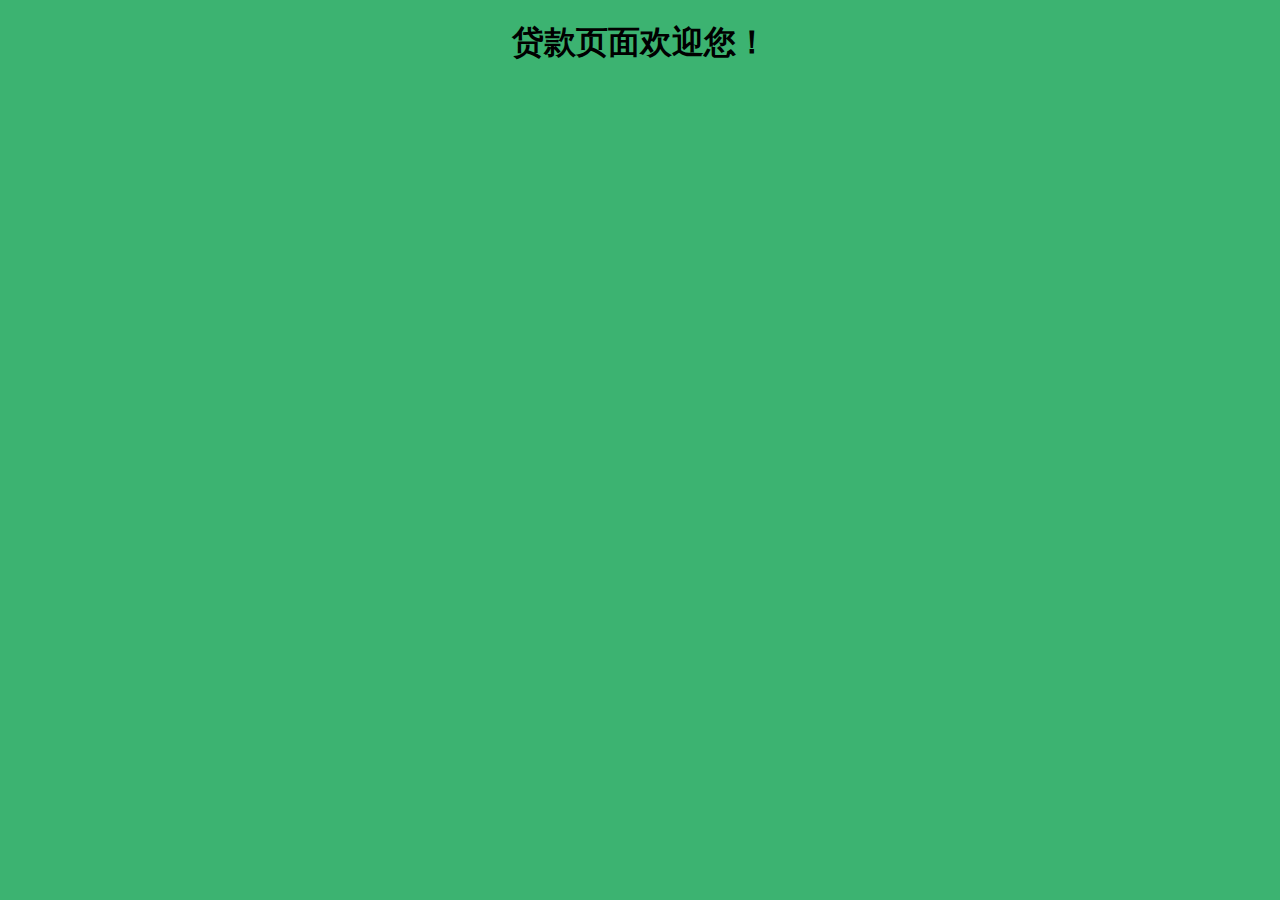
<file: html/loan-page.html>
<!DOCTYPE html>
<html lang="en">
<head>
	<meta charset="UTF-8">
	<title>首页</title>
	<style type="text/css">
		body{
			background:	#3CB371;
		}
		h1{
			text-align: center;
		}
	</style>
</head>
<body>
	<h1>贷款页面欢迎您！</h1>
</body>
</html>
</file>
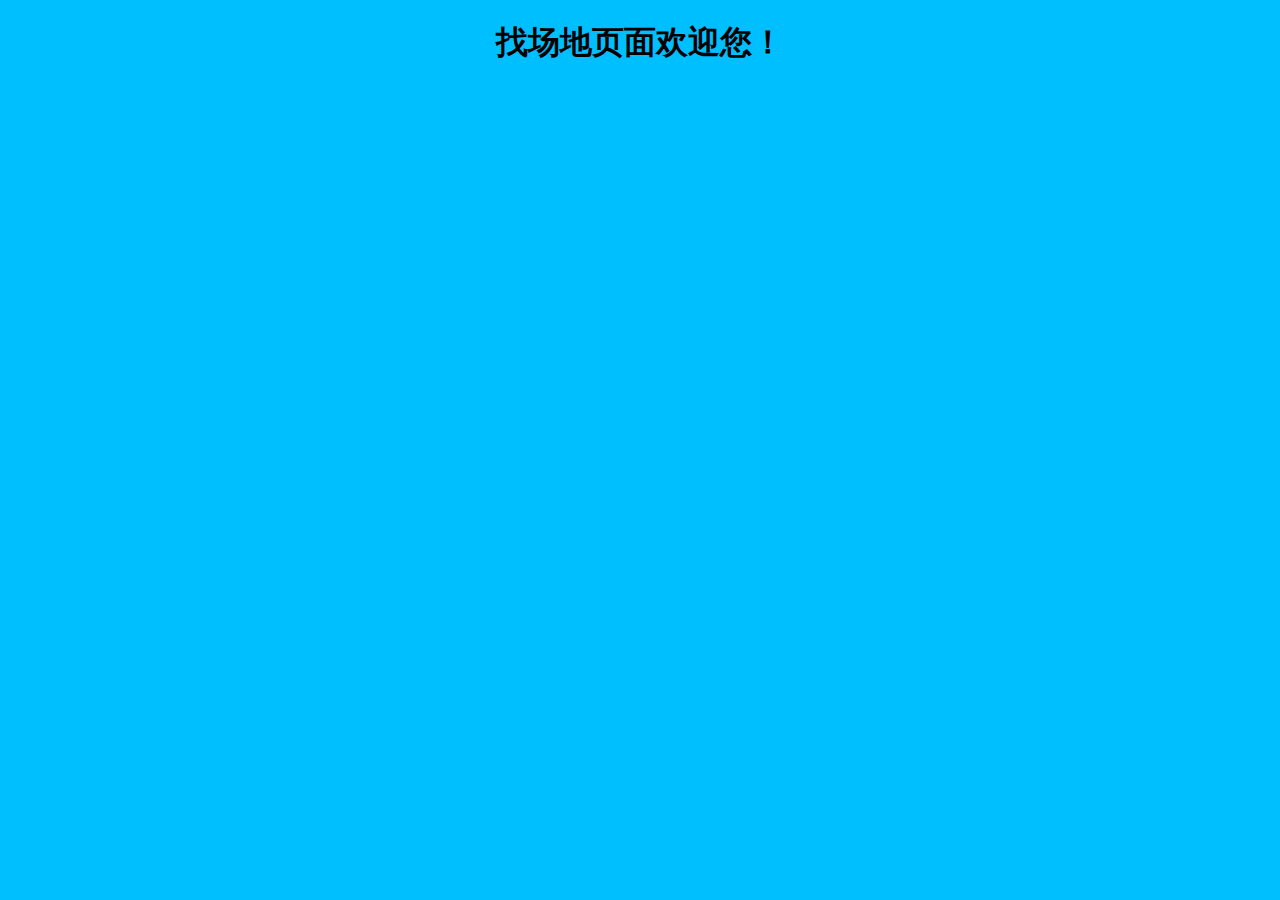
<file: html/place-page.html>
<!DOCTYPE html>
<html lang="en">
<head>
	<meta charset="UTF-8">
	<title>场地</title>
	<style type="text/css">
		body{
			background:#00BFFF;
		}
		h1{
			text-align: center;
		}
	</style>
</head>
<body>
	<h1>找场地页面欢迎您！</h1>
</body>
</html>
</file>
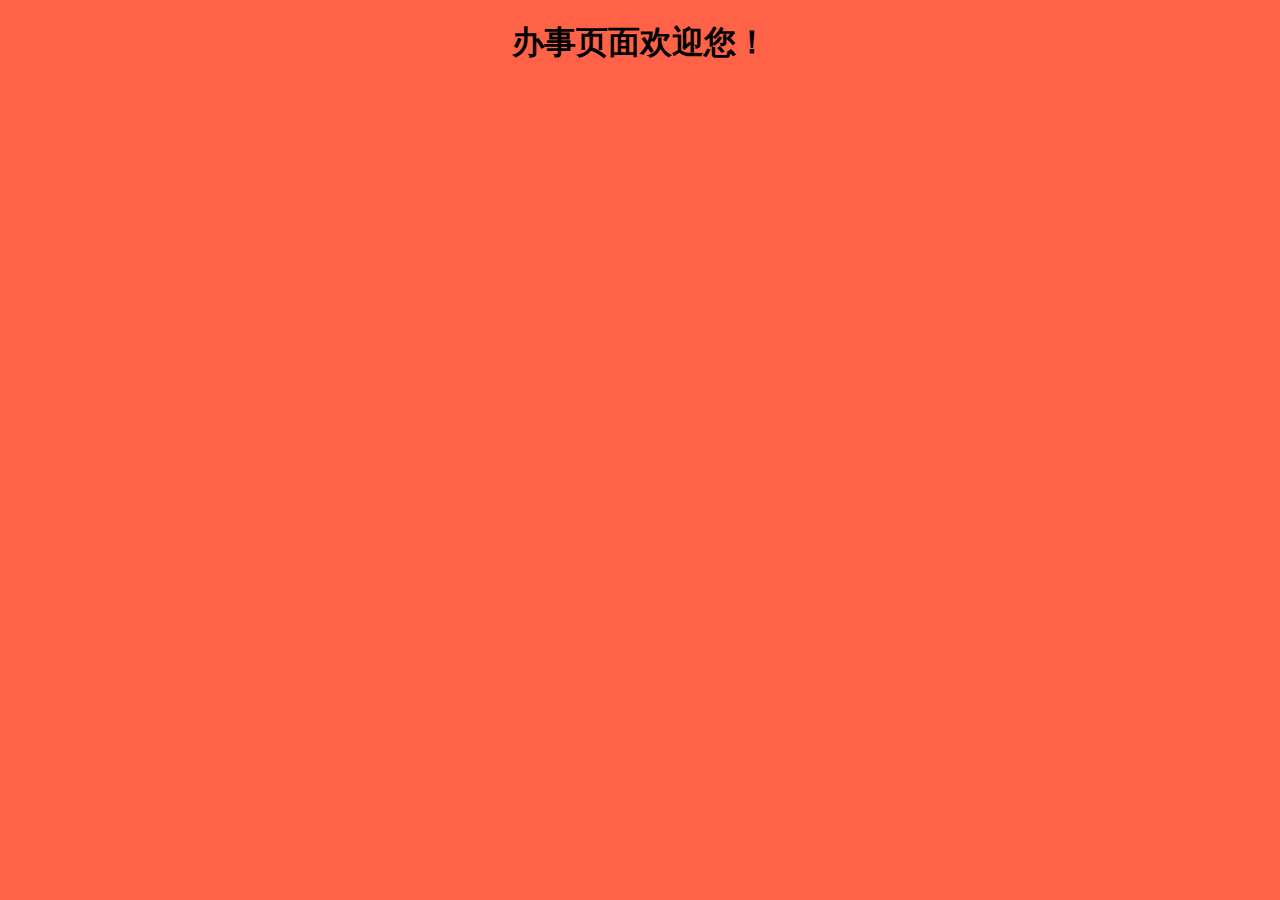
<file: html/work-page.html>
<!DOCTYPE html>
<html lang="en">
<head>
	<meta charset="UTF-8">
	<title>首页</title>
	<style type="text/css">
		body{
			background:	#FF6347;
		}
		h1{
			text-align: center;
		}
	</style>
</head>
<body>
	<h1>办事页面欢迎您！</h1>
</body>
</html>
</file>
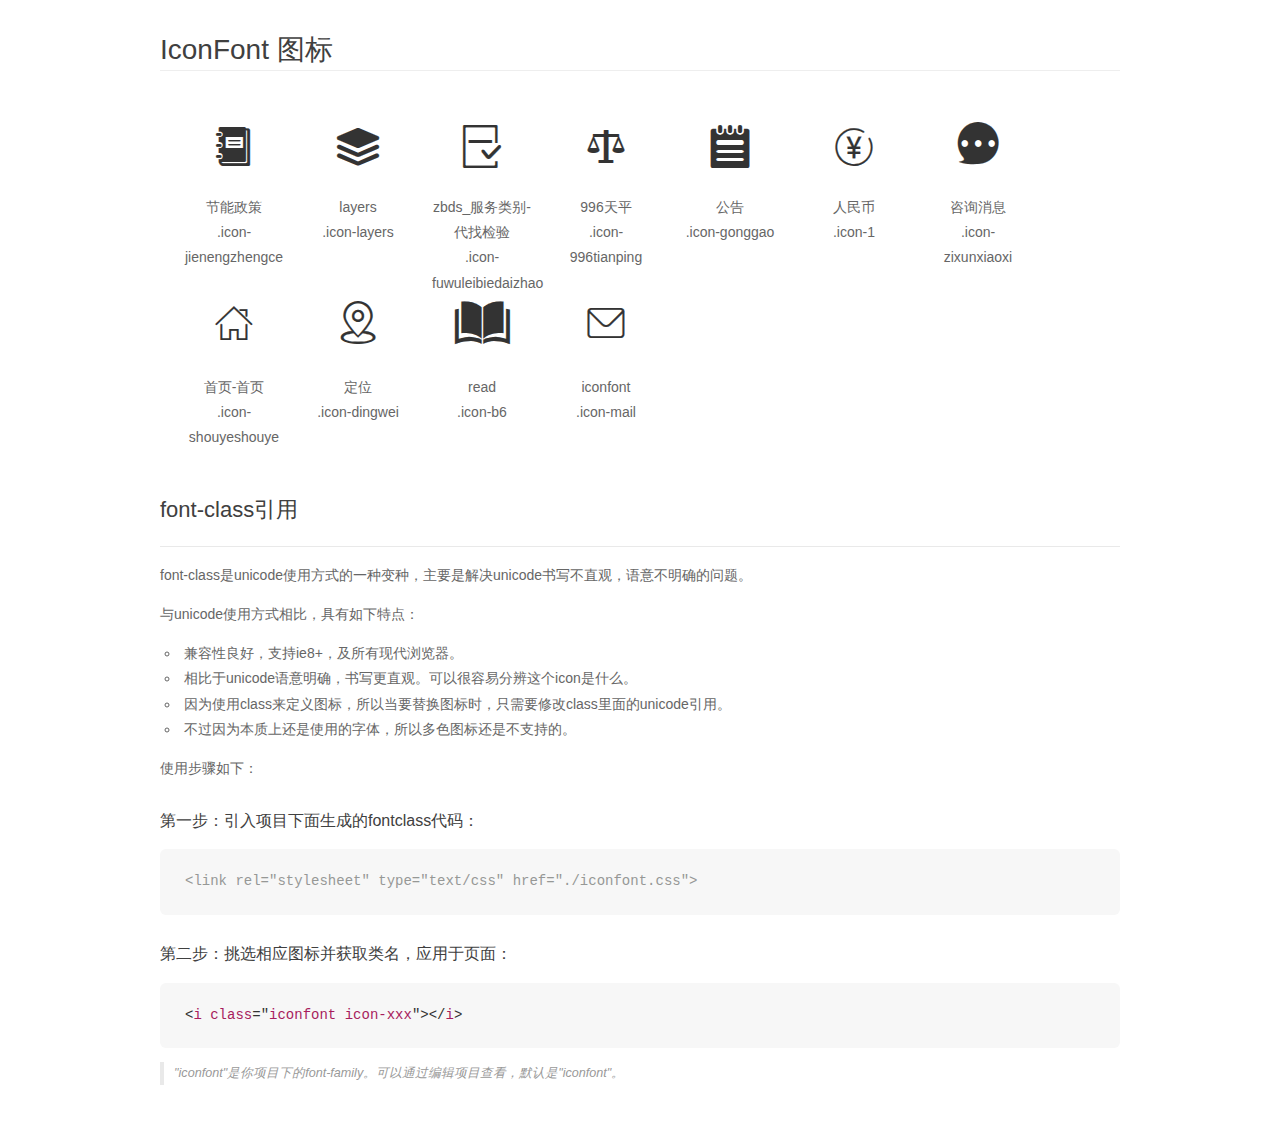
<file: iconfont/demo_fontclass.html>
<!DOCTYPE html>
<html>
<head>
    <meta charset="utf-8"/>
    <title>IconFont</title>
    <link rel="stylesheet" href="demo.css">
    <link rel="stylesheet" href="iconfont.css">
</head>
<body>
    <div class="main markdown">
        <h1>IconFont 图标</h1>
        <ul class="icon_lists clear">
            
                <li>
                <i class="icon iconfont icon-jienengzhengce"></i>
                    <div class="name">节能政策</div>
                    <div class="fontclass">.icon-jienengzhengce</div>
                </li>
            
                <li>
                <i class="icon iconfont icon-layers"></i>
                    <div class="name">layers</div>
                    <div class="fontclass">.icon-layers</div>
                </li>
            
                <li>
                <i class="icon iconfont icon-fuwuleibiedaizhao"></i>
                    <div class="name">zbds_服务类别-代找检验</div>
                    <div class="fontclass">.icon-fuwuleibiedaizhao</div>
                </li>
            
                <li>
                <i class="icon iconfont icon-996tianping"></i>
                    <div class="name">996天平</div>
                    <div class="fontclass">.icon-996tianping</div>
                </li>
            
                <li>
                <i class="icon iconfont icon-gonggao"></i>
                    <div class="name">公告</div>
                    <div class="fontclass">.icon-gonggao</div>
                </li>
            
                <li>
                <i class="icon iconfont icon-1"></i>
                    <div class="name">人民币</div>
                    <div class="fontclass">.icon-1</div>
                </li>
            
                <li>
                <i class="icon iconfont icon-zixunxiaoxi"></i>
                    <div class="name">咨询消息</div>
                    <div class="fontclass">.icon-zixunxiaoxi</div>
                </li>
            
                <li>
                <i class="icon iconfont icon-shouyeshouye"></i>
                    <div class="name">首页-首页</div>
                    <div class="fontclass">.icon-shouyeshouye</div>
                </li>
            
                <li>
                <i class="icon iconfont icon-dingwei"></i>
                    <div class="name">定位</div>
                    <div class="fontclass">.icon-dingwei</div>
                </li>
            
                <li>
                <i class="icon iconfont icon-b6"></i>
                    <div class="name">read</div>
                    <div class="fontclass">.icon-b6</div>
                </li>
            
                <li>
                <i class="icon iconfont icon-mail"></i>
                    <div class="name">iconfont</div>
                    <div class="fontclass">.icon-mail</div>
                </li>
            
        </ul>

        <h2 id="font-class-">font-class引用</h2>
        <hr>

        <p>font-class是unicode使用方式的一种变种，主要是解决unicode书写不直观，语意不明确的问题。</p>
        <p>与unicode使用方式相比，具有如下特点：</p>
        <ul>
        <li>兼容性良好，支持ie8+，及所有现代浏览器。</li>
        <li>相比于unicode语意明确，书写更直观。可以很容易分辨这个icon是什么。</li>
        <li>因为使用class来定义图标，所以当要替换图标时，只需要修改class里面的unicode引用。</li>
        <li>不过因为本质上还是使用的字体，所以多色图标还是不支持的。</li>
        </ul>
        <p>使用步骤如下：</p>
        <h3 id="-fontclass-">第一步：引入项目下面生成的fontclass代码：</h3>


        <pre><code class="lang-js hljs javascript"><span class="hljs-comment">&lt;link rel="stylesheet" type="text/css" href="./iconfont.css"&gt;</span></code></pre>
        <h3 id="-">第二步：挑选相应图标并获取类名，应用于页面：</h3>
        <pre><code class="lang-css hljs">&lt;<span class="hljs-selector-tag">i</span> <span class="hljs-selector-tag">class</span>="<span class="hljs-selector-tag">iconfont</span> <span class="hljs-selector-tag">icon-xxx</span>"&gt;&lt;/<span class="hljs-selector-tag">i</span>&gt;</code></pre>
        <blockquote>
        <p>"iconfont"是你项目下的font-family。可以通过编辑项目查看，默认是"iconfont"。</p>
        </blockquote>
    </div>
</body>
</html>
</file>
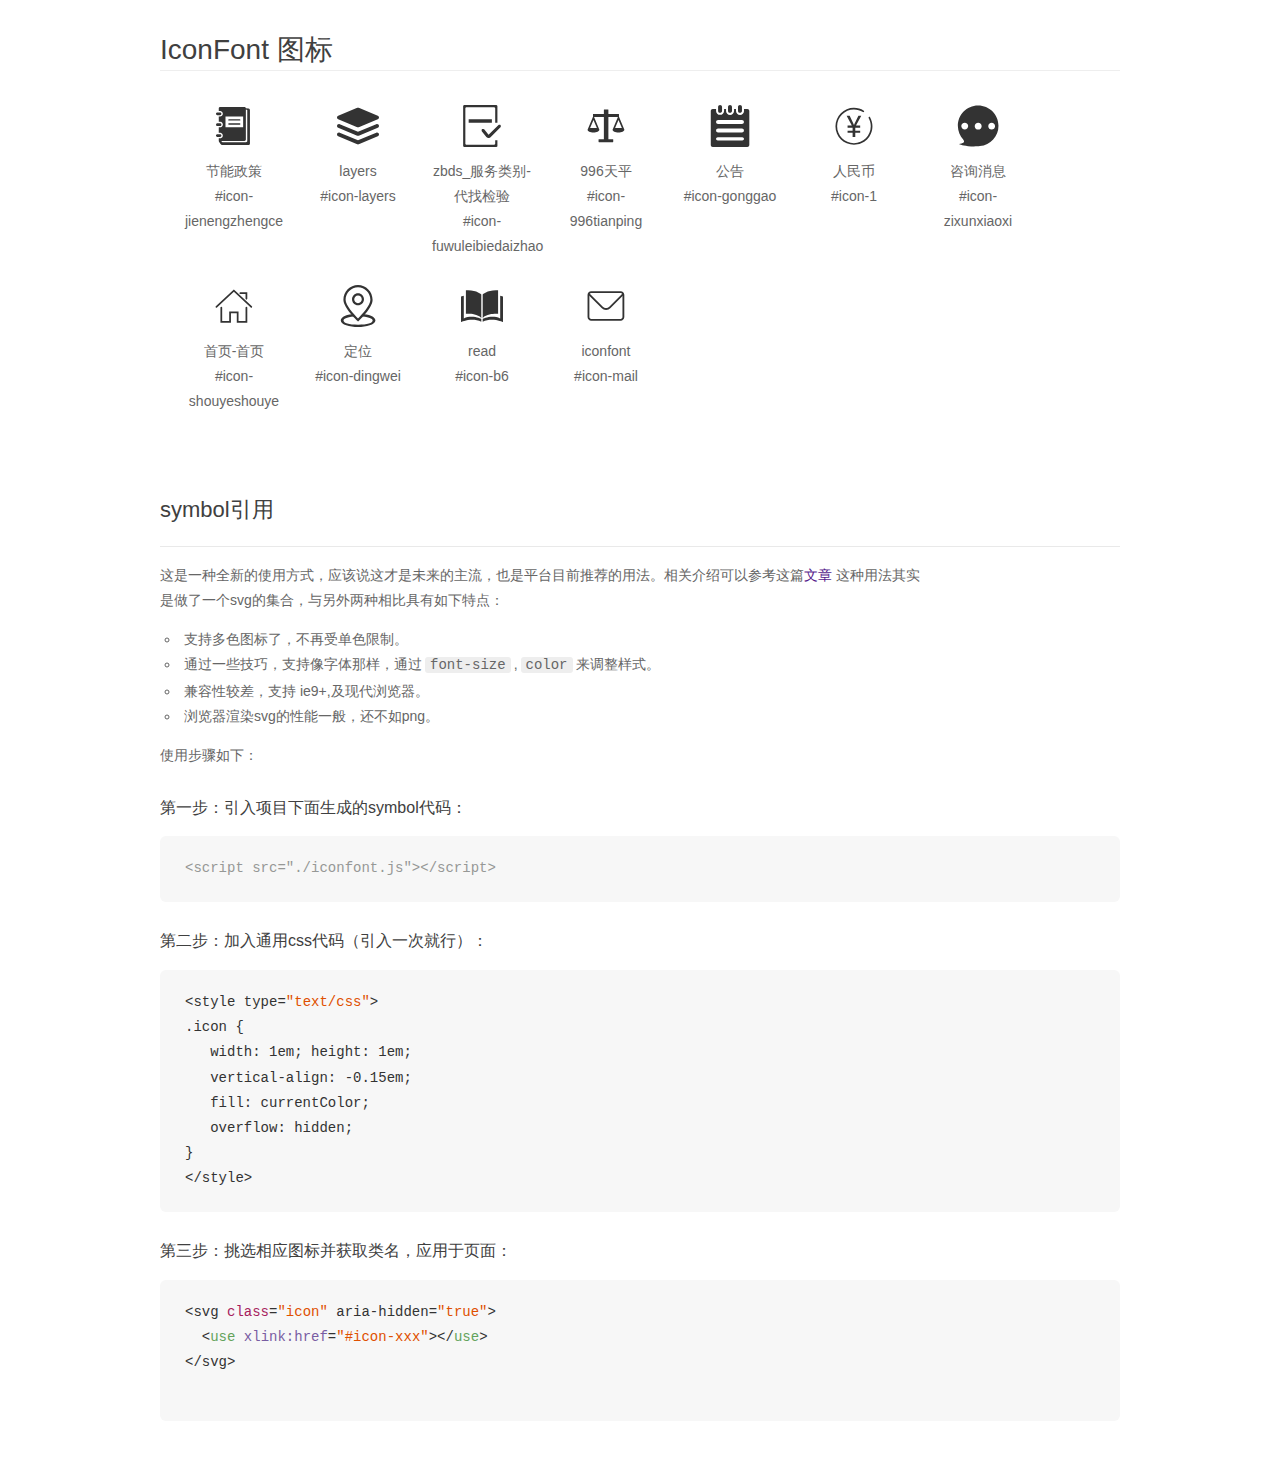
<file: iconfont/demo_symbol.html>
<!DOCTYPE html>
<html>
<head>
    <meta charset="utf-8"/>
    <title>IconFont</title>
    <link rel="stylesheet" href="demo.css">
    <script src="iconfont.js"></script>

    <style type="text/css">
        .icon {
          /* 通过设置 font-size 来改变图标大小 */
          width: 1em; height: 1em;
          /* 图标和文字相邻时，垂直对齐 */
          vertical-align: -0.15em;
          /* 通过设置 color 来改变 SVG 的颜色/fill */
          fill: currentColor;
          /* path 和 stroke 溢出 viewBox 部分在 IE 下会显示
             normalize.css 中也包含这行 */
          overflow: hidden;
        }

    </style>
</head>
<body>
    <div class="main markdown">
        <h1>IconFont 图标</h1>
        <ul class="icon_lists clear">
            
                <li>
                    <svg class="icon" aria-hidden="true">
                        <use xlink:href="#icon-jienengzhengce"></use>
                    </svg>
                    <div class="name">节能政策</div>
                    <div class="fontclass">#icon-jienengzhengce</div>
                </li>
            
                <li>
                    <svg class="icon" aria-hidden="true">
                        <use xlink:href="#icon-layers"></use>
                    </svg>
                    <div class="name">layers</div>
                    <div class="fontclass">#icon-layers</div>
                </li>
            
                <li>
                    <svg class="icon" aria-hidden="true">
                        <use xlink:href="#icon-fuwuleibiedaizhao"></use>
                    </svg>
                    <div class="name">zbds_服务类别-代找检验</div>
                    <div class="fontclass">#icon-fuwuleibiedaizhao</div>
                </li>
            
                <li>
                    <svg class="icon" aria-hidden="true">
                        <use xlink:href="#icon-996tianping"></use>
                    </svg>
                    <div class="name">996天平</div>
                    <div class="fontclass">#icon-996tianping</div>
                </li>
            
                <li>
                    <svg class="icon" aria-hidden="true">
                        <use xlink:href="#icon-gonggao"></use>
                    </svg>
                    <div class="name">公告</div>
                    <div class="fontclass">#icon-gonggao</div>
                </li>
            
                <li>
                    <svg class="icon" aria-hidden="true">
                        <use xlink:href="#icon-1"></use>
                    </svg>
                    <div class="name">人民币</div>
                    <div class="fontclass">#icon-1</div>
                </li>
            
                <li>
                    <svg class="icon" aria-hidden="true">
                        <use xlink:href="#icon-zixunxiaoxi"></use>
                    </svg>
                    <div class="name">咨询消息</div>
                    <div class="fontclass">#icon-zixunxiaoxi</div>
                </li>
            
                <li>
                    <svg class="icon" aria-hidden="true">
                        <use xlink:href="#icon-shouyeshouye"></use>
                    </svg>
                    <div class="name">首页-首页</div>
                    <div class="fontclass">#icon-shouyeshouye</div>
                </li>
            
                <li>
                    <svg class="icon" aria-hidden="true">
                        <use xlink:href="#icon-dingwei"></use>
                    </svg>
                    <div class="name">定位</div>
                    <div class="fontclass">#icon-dingwei</div>
                </li>
            
                <li>
                    <svg class="icon" aria-hidden="true">
                        <use xlink:href="#icon-b6"></use>
                    </svg>
                    <div class="name">read</div>
                    <div class="fontclass">#icon-b6</div>
                </li>
            
                <li>
                    <svg class="icon" aria-hidden="true">
                        <use xlink:href="#icon-mail"></use>
                    </svg>
                    <div class="name">iconfont</div>
                    <div class="fontclass">#icon-mail</div>
                </li>
            
        </ul>


        <h2 id="symbol-">symbol引用</h2>
        <hr>

        <p>这是一种全新的使用方式，应该说这才是未来的主流，也是平台目前推荐的用法。相关介绍可以参考这篇<a href="">文章</a>
        这种用法其实是做了一个svg的集合，与另外两种相比具有如下特点：</p>
        <ul>
          <li>支持多色图标了，不再受单色限制。</li>
          <li>通过一些技巧，支持像字体那样，通过<code>font-size</code>,<code>color</code>来调整样式。</li>
          <li>兼容性较差，支持 ie9+,及现代浏览器。</li>
          <li>浏览器渲染svg的性能一般，还不如png。</li>
        </ul>
        <p>使用步骤如下：</p>
        <h3 id="-symbol-">第一步：引入项目下面生成的symbol代码：</h3>
        <pre><code class="lang-js hljs javascript"><span class="hljs-comment">&lt;script src="./iconfont.js"&gt;&lt;/script&gt;</span></code></pre>
        <h3 id="-css-">第二步：加入通用css代码（引入一次就行）：</h3>
        <pre><code class="lang-js hljs javascript">&lt;style type=<span class="hljs-string">"text/css"</span>&gt;
.icon {
   width: <span class="hljs-number">1</span>em; height: <span class="hljs-number">1</span>em;
   vertical-align: <span class="hljs-number">-0.15</span>em;
   fill: currentColor;
   overflow: hidden;
}
&lt;<span class="hljs-regexp">/style&gt;</span></code></pre>
        <h3 id="-">第三步：挑选相应图标并获取类名，应用于页面：</h3>
        <pre><code class="lang-js hljs javascript">&lt;svg <span class="hljs-class"><span class="hljs-keyword">class</span></span>=<span class="hljs-string">"icon"</span> aria-hidden=<span class="hljs-string">"true"</span>&gt;<span class="xml"><span class="hljs-tag">
  &lt;<span class="hljs-name">use</span> <span class="hljs-attr">xlink:href</span>=<span class="hljs-string">"#icon-xxx"</span>&gt;</span><span class="hljs-tag">&lt;/<span class="hljs-name">use</span>&gt;</span>
</span>&lt;<span class="hljs-regexp">/svg&gt;
        </span></code></pre>
    </div>
</body>
</html>
</file>
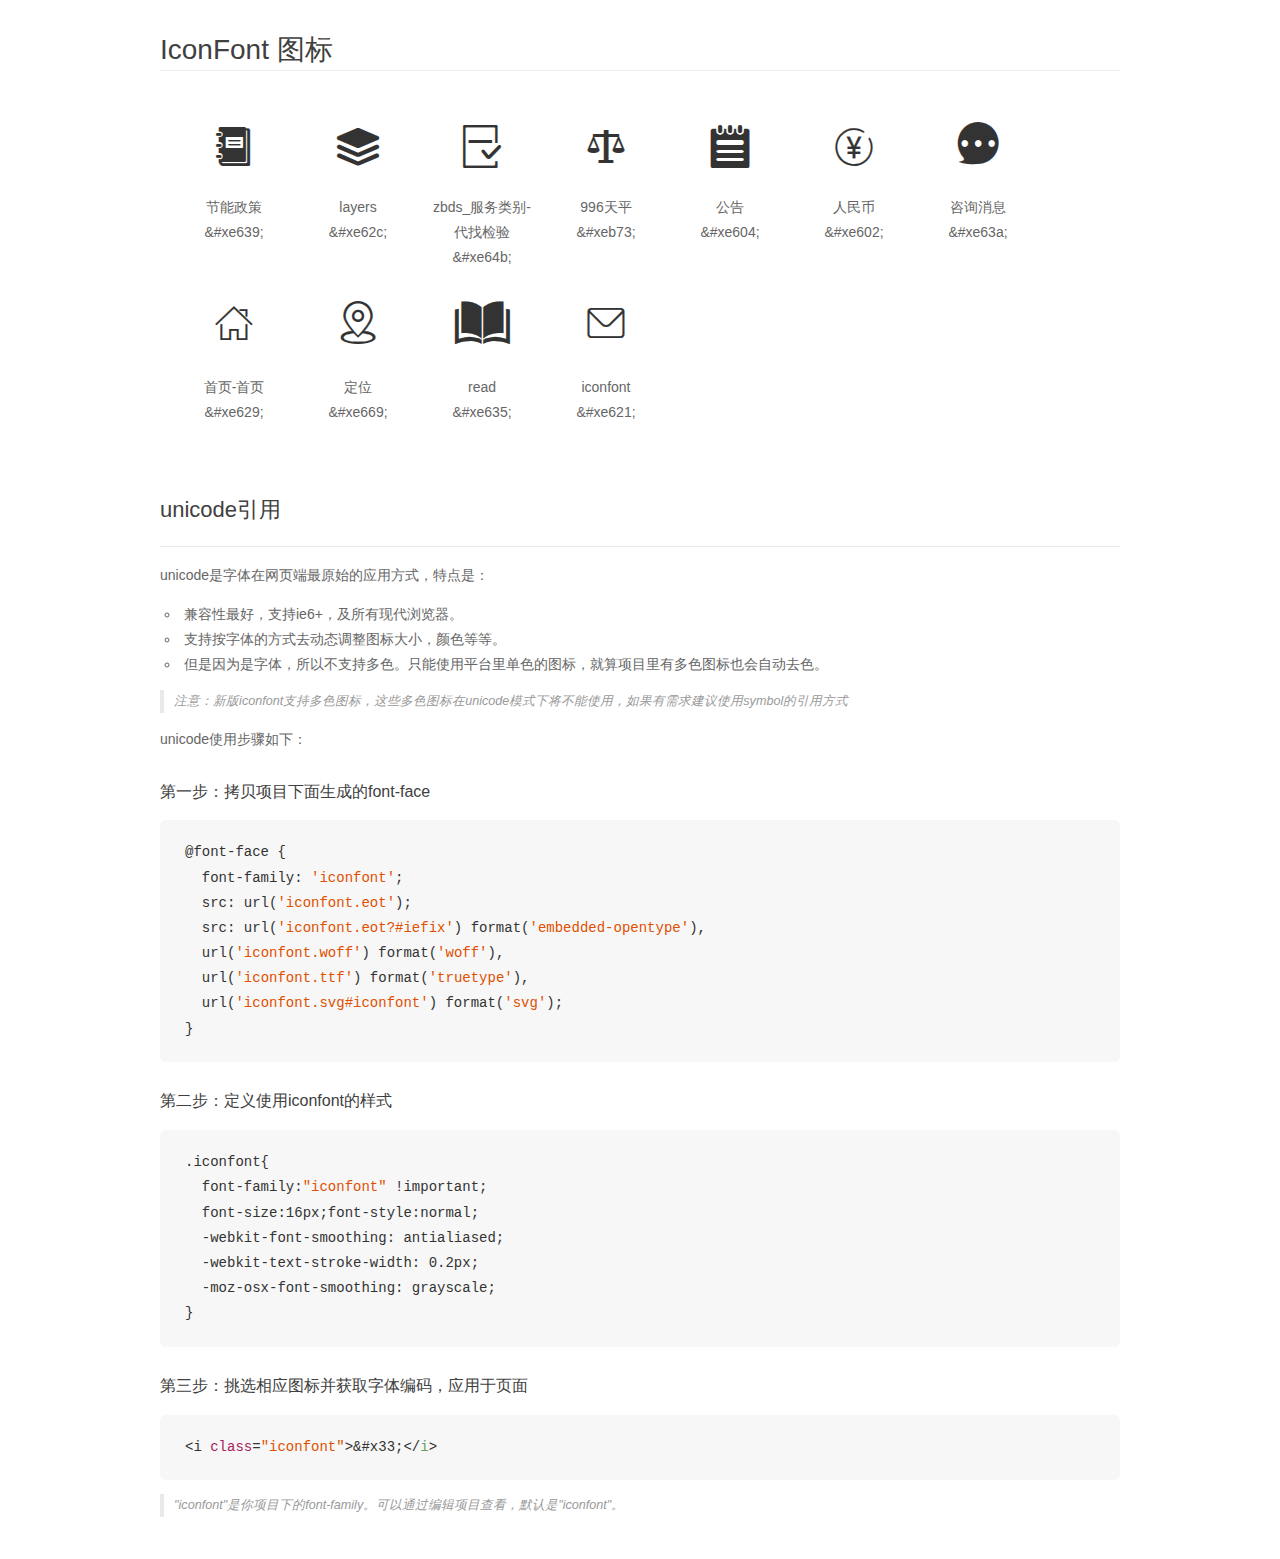
<file: iconfont/demo_unicode.html>
<!DOCTYPE html>
<html>
<head>
    <meta charset="utf-8"/>
    <title>IconFont</title>
    <link rel="stylesheet" href="demo.css">

    <style type="text/css">

        @font-face {font-family: "iconfont";
          src: url('iconfont.eot'); /* IE9*/
          src: url('iconfont.eot#iefix') format('embedded-opentype'), /* IE6-IE8 */
          url('iconfont.woff') format('woff'), /* chrome, firefox */
          url('iconfont.ttf') format('truetype'), /* chrome, firefox, opera, Safari, Android, iOS 4.2+*/
          url('iconfont.svg#iconfont') format('svg'); /* iOS 4.1- */
        }

        .iconfont {
          font-family:"iconfont" !important;
          font-size:16px;
          font-style:normal;
          -webkit-font-smoothing: antialiased;
          -webkit-text-stroke-width: 0.2px;
          -moz-osx-font-smoothing: grayscale;
        }

    </style>
</head>
<body>
    <div class="main markdown">
        <h1>IconFont 图标</h1>
        <ul class="icon_lists clear">
            
                <li>
                <i class="icon iconfont">&#xe639;</i>
                    <div class="name">节能政策</div>
                    <div class="code">&amp;#xe639;</div>
                </li>
            
                <li>
                <i class="icon iconfont">&#xe62c;</i>
                    <div class="name">layers</div>
                    <div class="code">&amp;#xe62c;</div>
                </li>
            
                <li>
                <i class="icon iconfont">&#xe64b;</i>
                    <div class="name">zbds_服务类别-代找检验</div>
                    <div class="code">&amp;#xe64b;</div>
                </li>
            
                <li>
                <i class="icon iconfont">&#xeb73;</i>
                    <div class="name">996天平</div>
                    <div class="code">&amp;#xeb73;</div>
                </li>
            
                <li>
                <i class="icon iconfont">&#xe604;</i>
                    <div class="name">公告</div>
                    <div class="code">&amp;#xe604;</div>
                </li>
            
                <li>
                <i class="icon iconfont">&#xe602;</i>
                    <div class="name">人民币</div>
                    <div class="code">&amp;#xe602;</div>
                </li>
            
                <li>
                <i class="icon iconfont">&#xe63a;</i>
                    <div class="name">咨询消息</div>
                    <div class="code">&amp;#xe63a;</div>
                </li>
            
                <li>
                <i class="icon iconfont">&#xe629;</i>
                    <div class="name">首页-首页</div>
                    <div class="code">&amp;#xe629;</div>
                </li>
            
                <li>
                <i class="icon iconfont">&#xe669;</i>
                    <div class="name">定位</div>
                    <div class="code">&amp;#xe669;</div>
                </li>
            
                <li>
                <i class="icon iconfont">&#xe635;</i>
                    <div class="name">read</div>
                    <div class="code">&amp;#xe635;</div>
                </li>
            
                <li>
                <i class="icon iconfont">&#xe621;</i>
                    <div class="name">iconfont</div>
                    <div class="code">&amp;#xe621;</div>
                </li>
            
        </ul>
        <h2 id="unicode-">unicode引用</h2>
        <hr>

        <p>unicode是字体在网页端最原始的应用方式，特点是：</p>
        <ul>
        <li>兼容性最好，支持ie6+，及所有现代浏览器。</li>
        <li>支持按字体的方式去动态调整图标大小，颜色等等。</li>
        <li>但是因为是字体，所以不支持多色。只能使用平台里单色的图标，就算项目里有多色图标也会自动去色。</li>
        </ul>
        <blockquote>
        <p>注意：新版iconfont支持多色图标，这些多色图标在unicode模式下将不能使用，如果有需求建议使用symbol的引用方式</p>
        </blockquote>
        <p>unicode使用步骤如下：</p>
        <h3 id="-font-face">第一步：拷贝项目下面生成的font-face</h3>
        <pre><code class="lang-js hljs javascript">@font-face {
  font-family: <span class="hljs-string">'iconfont'</span>;
  src: url(<span class="hljs-string">'iconfont.eot'</span>);
  src: url(<span class="hljs-string">'iconfont.eot?#iefix'</span>) format(<span class="hljs-string">'embedded-opentype'</span>),
  url(<span class="hljs-string">'iconfont.woff'</span>) format(<span class="hljs-string">'woff'</span>),
  url(<span class="hljs-string">'iconfont.ttf'</span>) format(<span class="hljs-string">'truetype'</span>),
  url(<span class="hljs-string">'iconfont.svg#iconfont'</span>) format(<span class="hljs-string">'svg'</span>);
}
</code></pre>
        <h3 id="-iconfont-">第二步：定义使用iconfont的样式</h3>
        <pre><code class="lang-js hljs javascript">.iconfont{
  font-family:<span class="hljs-string">"iconfont"</span> !important;
  font-size:<span class="hljs-number">16</span>px;font-style:normal;
  -webkit-font-smoothing: antialiased;
  -webkit-text-stroke-width: <span class="hljs-number">0.2</span>px;
  -moz-osx-font-smoothing: grayscale;
}
</code></pre>
        <h3 id="-">第三步：挑选相应图标并获取字体编码，应用于页面</h3>
        <pre><code class="lang-js hljs javascript">&lt;i <span class="hljs-class"><span class="hljs-keyword">class</span></span>=<span class="hljs-string">"iconfont"</span>&gt;&amp;#x33;<span class="xml"><span class="hljs-tag">&lt;/<span class="hljs-name">i</span>&gt;</span></span></code></pre>

        <blockquote>
        <p>"iconfont"是你项目下的font-family。可以通过编辑项目查看，默认是"iconfont"。</p>
        </blockquote>
    </div>


</body>
</html>
</file>
<file: iconfont/iconfont.css>
@font-face {font-family: "iconfont";
  src: url('iconfont.eot?t=1480044737385'); /* IE9*/
  src: url('iconfont.eot?t=1480044737385#iefix') format('embedded-opentype'), /* IE6-IE8 */
  url('iconfont.woff?t=1480044737385') format('woff'), /* chrome, firefox */
  url('iconfont.ttf?t=1480044737385') format('truetype'), /* chrome, firefox, opera, Safari, Android, iOS 4.2+*/
  url('iconfont.svg?t=1480044737385#iconfont') format('svg'); /* iOS 4.1- */
}

.iconfont {
  font-family:"iconfont" !important;
  /*font-size:16px;*/
  font-style:normal;
  -webkit-font-smoothing: antialiased;
  -webkit-text-stroke-width: 0.2px;
  -moz-osx-font-smoothing: grayscale;
}

.icon-jienengzhengce:before { content: "\e639"; }

.icon-layers:before { content: "\e62c"; }

.icon-fuwuleibiedaizhao:before { content: "\e64b"; }

.icon-996tianping:before { content: "\eb73"; }

.icon-gonggao:before { content: "\e604"; }

.icon-1:before { content: "\e602"; }

.icon-zixunxiaoxi:before { content: "\e63a"; }

.icon-shouyeshouye:before { content: "\e629"; }

.icon-dingwei:before { content: "\e669"; }

.icon-b6:before { content: "\e635"; }

.icon-mail:before { content: "\e621"; }
</file>
<file: iconfont/demo.css>
*{margin: 0;padding: 0;list-style: none;}
/*
KISSY CSS Reset
理念：1. reset 的目的不是清除浏览器的默认样式，这仅是部分工作。清除和重置是紧密不可分的。
2. reset 的目的不是让默认样式在所有浏览器下一致，而是减少默认样式有可能带来的问题。
3. reset 期望提供一套普适通用的基础样式。但没有银弹，推荐根据具体需求，裁剪和修改后再使用。
特色：1. 适应中文；2. 基于最新主流浏览器。
维护：玉伯<lifesinger@gmail.com>, 正淳<ragecarrier@gmail.com>
 */

/** 清除内外边距 **/
body, h1, h2, h3, h4, h5, h6, hr, p, blockquote, /* structural elements 结构元素 */
dl, dt, dd, ul, ol, li, /* list elements 列表元素 */
pre, /* text formatting elements 文本格式元素 */
form, fieldset, legend, button, input, textarea, /* form elements 表单元素 */
th, td /* table elements 表格元素 */ {
  margin: 0;
  padding: 0;
}

/** 设置默认字体 **/
body,
button, input, select, textarea /* for ie */ {
  font: 12px/1.5 tahoma, arial, \5b8b\4f53, sans-serif;
}
h1, h2, h3, h4, h5, h6 { font-size: 100%; }
address, cite, dfn, em, var { font-style: normal; } /* 将斜体扶正 */
code, kbd, pre, samp { font-family: courier new, courier, monospace; } /* 统一等宽字体 */
small { font-size: 12px; } /* 小于 12px 的中文很难阅读，让 small 正常化 */

/** 重置列表元素 **/
ul, ol { list-style: none; }

/** 重置文本格式元素 **/
a { text-decoration: none; }
a:hover { text-decoration: underline; }


/** 重置表单元素 **/
legend { color: #000; } /* for ie6 */
fieldset, img { border: 0; } /* img 搭车：让链接里的 img 无边框 */
button, input, select, textarea { font-size: 100%; } /* 使得表单元素在 ie 下能继承字体大小 */
/* 注：optgroup 无法扶正 */

/** 重置表格元素 **/
table { border-collapse: collapse; border-spacing: 0; }

/* 清除浮动 */
.ks-clear:after, .clear:after {
  content: '\20';
  display: block;
  height: 0;
  clear: both;
}
.ks-clear, .clear {
  *zoom: 1;
}

.main {
  padding: 30px 100px;
width: 960px;
margin: 0 auto;
}
.main h1{font-size:36px; color:#333; text-align:left;margin-bottom:30px; border-bottom: 1px solid #eee;}

.helps{margin-top:40px;}
.helps pre{
  padding:20px;
  margin:10px 0;
  border:solid 1px #e7e1cd;
  background-color: #fffdef;
  overflow: auto;
}

.icon_lists{
  width: 100% !important;

}

.icon_lists li{
  float:left;
  width: 100px;
  height:180px;
  text-align: center;
  list-style: none !important;
}
.icon_lists .icon{
  font-size: 42px;
  line-height: 100px;
  margin: 10px 0;
  color:#333;
  -webkit-transition: font-size 0.25s ease-out 0s;
  -moz-transition: font-size 0.25s ease-out 0s;
  transition: font-size 0.25s ease-out 0s;

}
.icon_lists .icon:hover{
  font-size: 100px;
}



.markdown {
  color: #666;
  font-size: 14px;
  line-height: 1.8;
}

.highlight {
  line-height: 1.5;
}

.markdown img {
  vertical-align: middle;
  max-width: 100%;
}

.markdown h1 {
  color: #404040;
  font-weight: 500;
  line-height: 40px;
  margin-bottom: 24px;
}

.markdown h2,
.markdown h3,
.markdown h4,
.markdown h5,
.markdown h6 {
  color: #404040;
  margin: 1.6em 0 0.6em 0;
  font-weight: 500;
  clear: both;
}

.markdown h1 {
  font-size: 28px;
}

.markdown h2 {
  font-size: 22px;
}

.markdown h3 {
  font-size: 16px;
}

.markdown h4 {
  font-size: 14px;
}

.markdown h5 {
  font-size: 12px;
}

.markdown h6 {
  font-size: 12px;
}

.markdown hr {
  height: 1px;
  border: 0;
  background: #e9e9e9;
  margin: 16px 0;
  clear: both;
}

.markdown p,
.markdown pre {
  margin: 1em 0;
}

.markdown > p,
.markdown > blockquote,
.markdown > .highlight,
.markdown > ol,
.markdown > ul {
  width: 80%;
}

.markdown ul > li {
  list-style: circle;
}

.markdown > ul li,
.markdown blockquote ul > li {
  margin-left: 20px;
  padding-left: 4px;
}

.markdown > ul li p,
.markdown > ol li p {
  margin: 0.6em 0;
}

.markdown ol > li {
  list-style: decimal;
}

.markdown > ol li,
.markdown blockquote ol > li {
  margin-left: 20px;
  padding-left: 4px;
}

.markdown code {
  margin: 0 3px;
  padding: 0 5px;
  background: #eee;
  border-radius: 3px;
}

.markdown pre {
  border-radius: 6px;
  background: #f7f7f7;
  padding: 20px;
}

.markdown pre code {
  border: none;
  background: #f7f7f7;
  margin: 0;
}

.markdown strong,
.markdown b {
  font-weight: 600;
}

.markdown > table {
  border-collapse: collapse;
  border-spacing: 0px;
  empty-cells: show;
  border: 1px solid #e9e9e9;
  width: 95%;
  margin-bottom: 24px;
}

.markdown > table th {
  white-space: nowrap;
  color: #333;
  font-weight: 600;

}

.markdown > table th,
.markdown > table td {
  border: 1px solid #e9e9e9;
  padding: 8px 16px;
  text-align: left;
}

.markdown > table th {
  background: #F7F7F7;
}

.markdown blockquote {
  font-size: 90%;
  color: #999;
  border-left: 4px solid #e9e9e9;
  padding-left: 0.8em;
  margin: 1em 0;
  font-style: italic;
}

.markdown blockquote p {
  margin: 0;
}

.markdown .anchor {
  opacity: 0;
  transition: opacity 0.3s ease;
  margin-left: 8px;
}

.markdown .waiting {
  color: #ccc;
}

.markdown h1:hover .anchor,
.markdown h2:hover .anchor,
.markdown h3:hover .anchor,
.markdown h4:hover .anchor,
.markdown h5:hover .anchor,
.markdown h6:hover .anchor {
  opacity: 1;
  display: inline-block;
}

.markdown > br,
.markdown > p > br {
  clear: both;
}


.hljs {
  display: block;
  background: white;
  padding: 0.5em;
  color: #333333;
  overflow-x: auto;
}

.hljs-comment,
.hljs-meta {
  color: #969896;
}

.hljs-string,
.hljs-variable,
.hljs-template-variable,
.hljs-strong,
.hljs-emphasis,
.hljs-quote {
  color: #df5000;
}

.hljs-keyword,
.hljs-selector-tag,
.hljs-type {
  color: #a71d5d;
}

.hljs-literal,
.hljs-symbol,
.hljs-bullet,
.hljs-attribute {
  color: #0086b3;
}

.hljs-section,
.hljs-name {
  color: #63a35c;
}

.hljs-tag {
  color: #333333;
}

.hljs-title,
.hljs-attr,
.hljs-selector-id,
.hljs-selector-class,
.hljs-selector-attr,
.hljs-selector-pseudo {
  color: #795da3;
}

.hljs-addition {
  color: #55a532;
  background-color: #eaffea;
}

.hljs-deletion {
  color: #bd2c00;
  background-color: #ffecec;
}

.hljs-link {
  text-decoration: underline;
}

pre{
  background: #fff;
}
</file>
